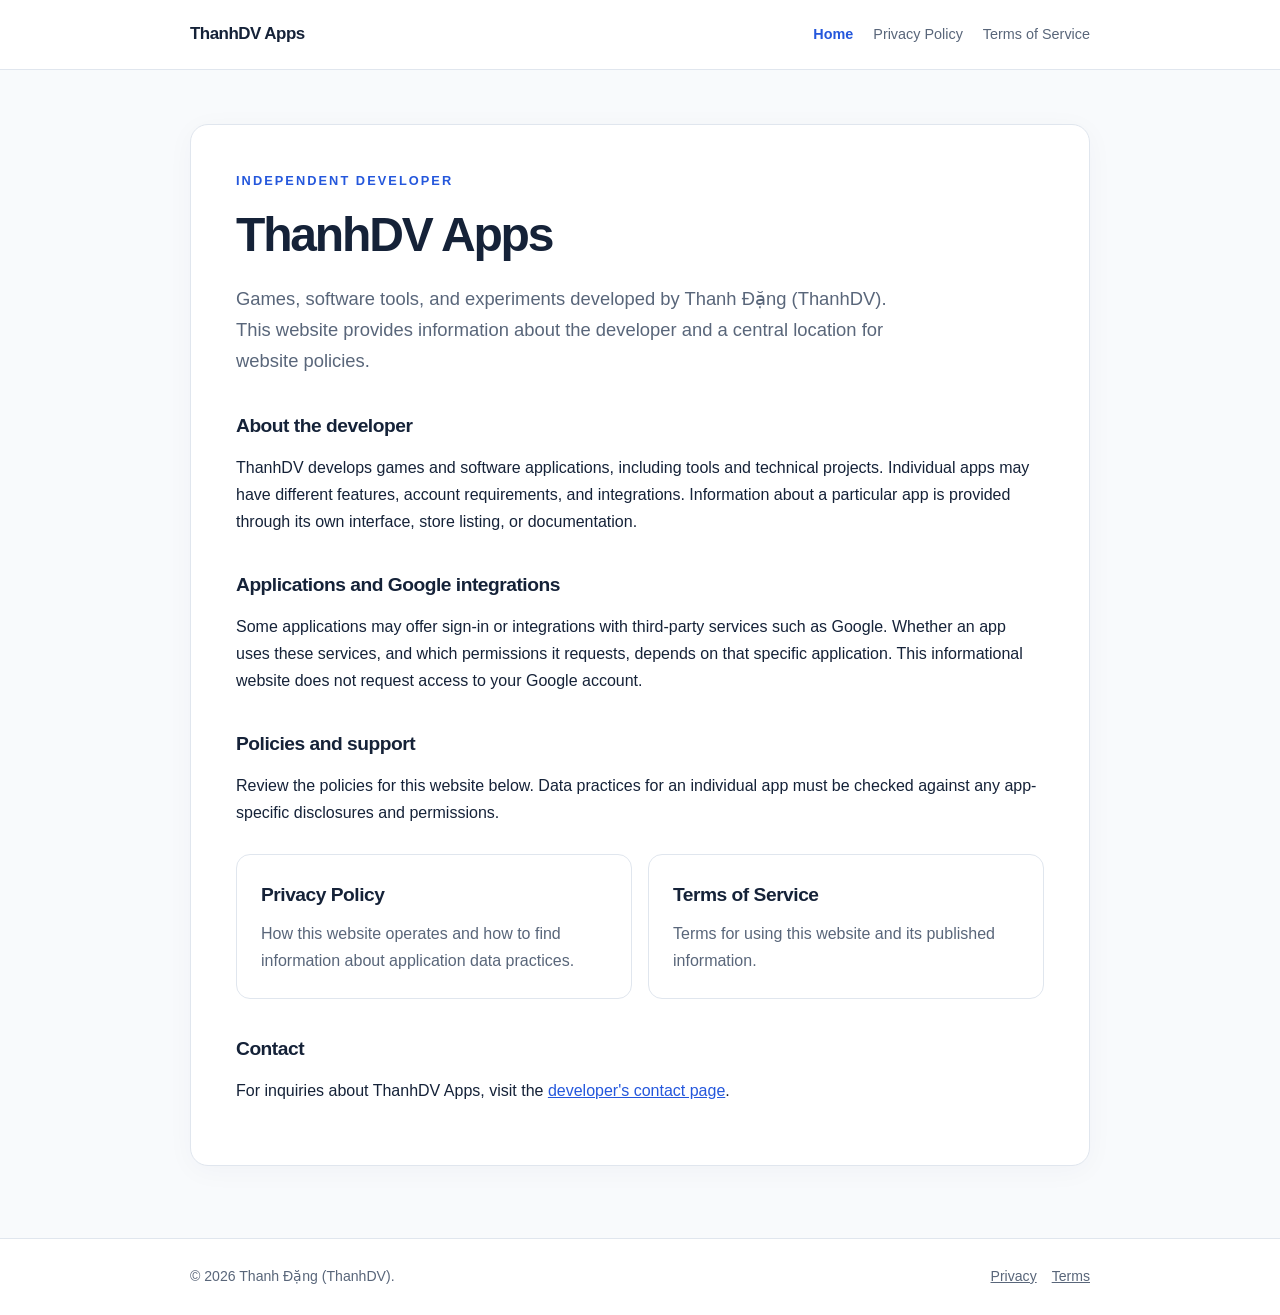
<file: index.html>
<!doctype html>
<html lang="en"><head><meta charset="utf-8"><meta name="viewport" content="width=device-width, initial-scale=1"><meta name="description" content="ThanhDV Apps — independent games and software tools by Thanh Đặng, with official website information and legal policies."><title>ThanhDV Apps — Official Website</title><link rel="stylesheet" href="style.css"></head>
<body><header class="top"><div class="wrap"><a class="brand" href="./">ThanhDV Apps</a><nav class="nav" aria-label="Main navigation"><a href="./" aria-current="page">Home</a><a href="privacy.html">Privacy Policy</a><a href="terms.html">Terms of Service</a></nav></div></header>
<main class="wrap"><article class="surface"><div class="kicker">Independent developer</div><h1>ThanhDV Apps</h1><p class="lead">Games, software tools, and experiments developed by Thanh Đặng (ThanhDV). This website provides information about the developer and a central location for website policies.</p>
<h2>About the developer</h2><p>ThanhDV develops games and software applications, including tools and technical projects. Individual apps may have different features, account requirements, and integrations. Information about a particular app is provided through its own interface, store listing, or documentation.</p>
<h2>Applications and Google integrations</h2><p>Some applications may offer sign-in or integrations with third-party services such as Google. Whether an app uses these services, and which permissions it requests, depends on that specific application. This informational website does not request access to your Google account.</p>
<h2>Policies and support</h2><p>Review the policies for this website below. Data practices for an individual app must be checked against any app-specific disclosures and permissions.</p><div class="cards"><a class="tile" href="privacy.html"><h2>Privacy Policy</h2><p>How this website operates and how to find information about application data practices.</p></a><a class="tile" href="terms.html"><h2>Terms of Service</h2><p>Terms for using this website and its published information.</p></a></div>
<h2>Contact</h2><p>For inquiries about ThanhDV Apps, visit the <a href="https://me.thanhdv.com">developer's contact page</a>.</p></article></main>
<footer><div class="wrap"><span>© 2026 Thanh Đặng (ThanhDV).</span><span><a href="privacy.html">Privacy</a><a href="terms.html">Terms</a></span></div></footer></body></html>
</file>
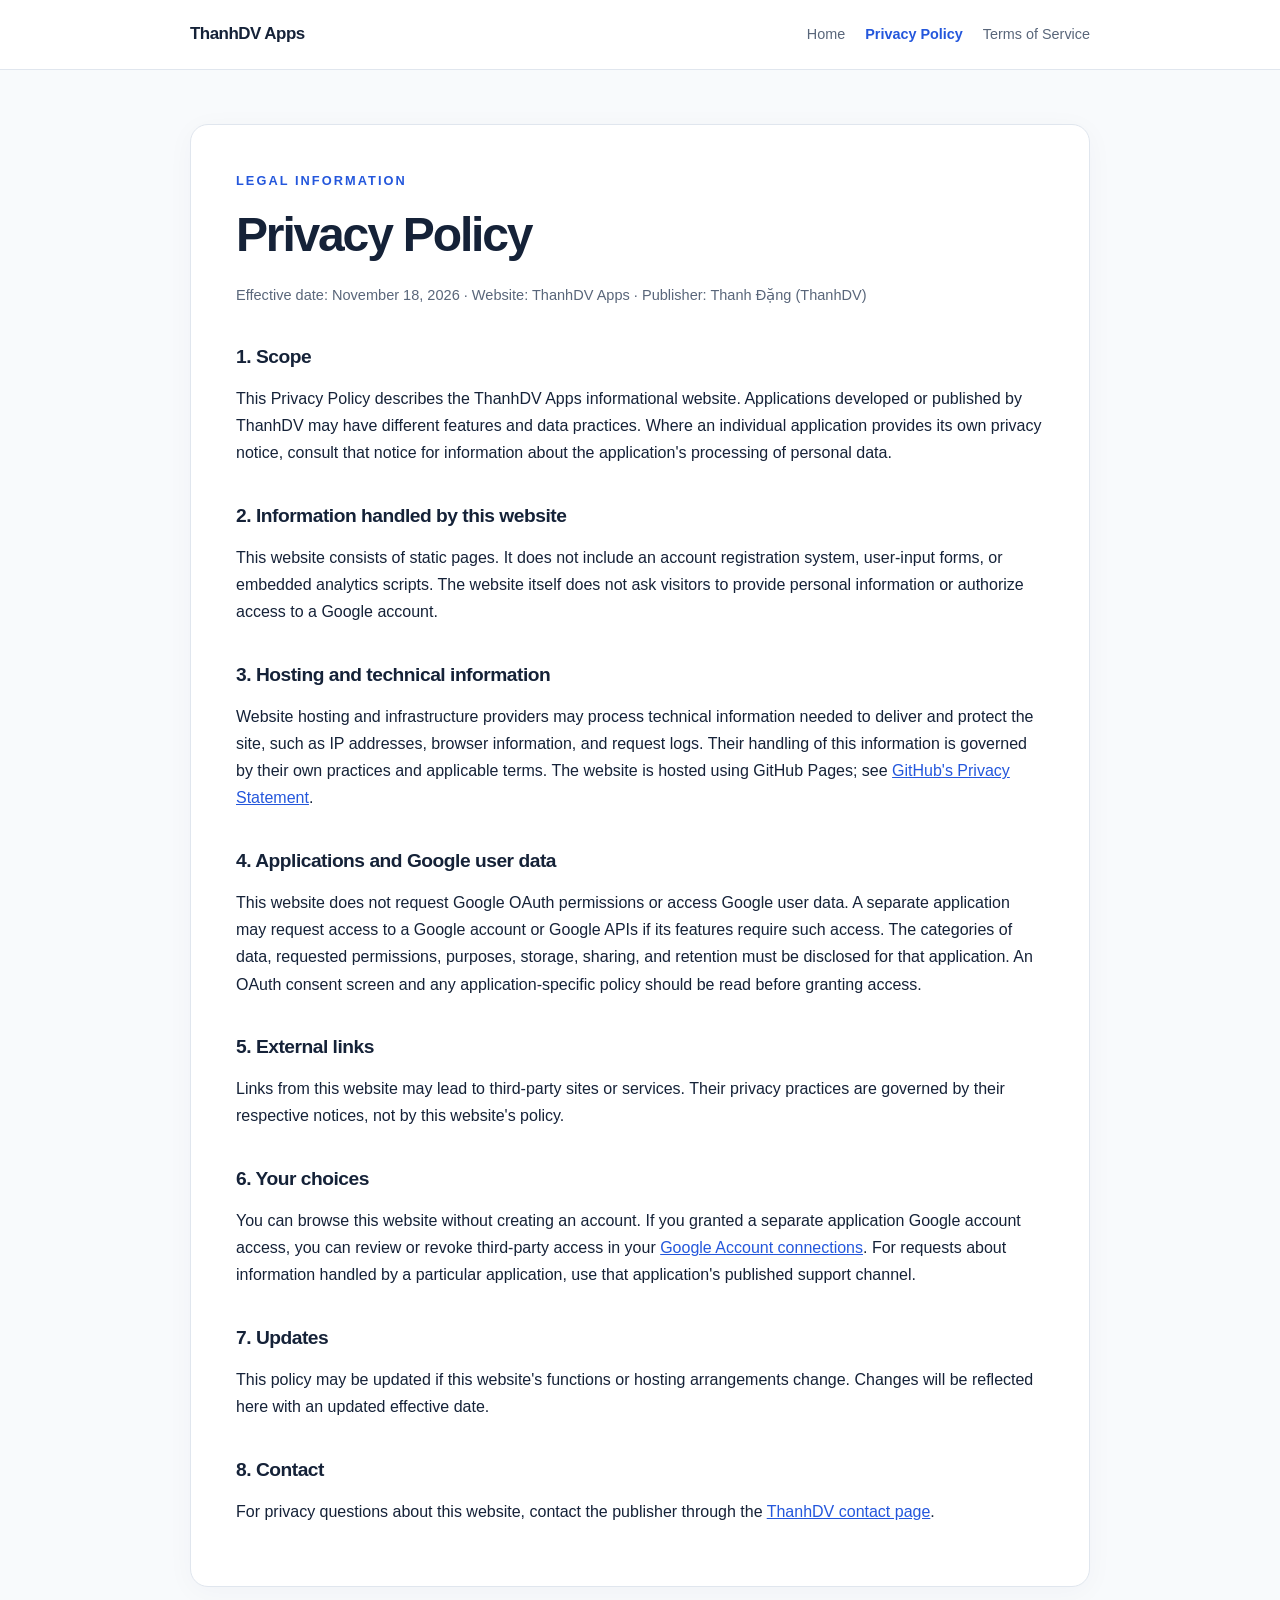
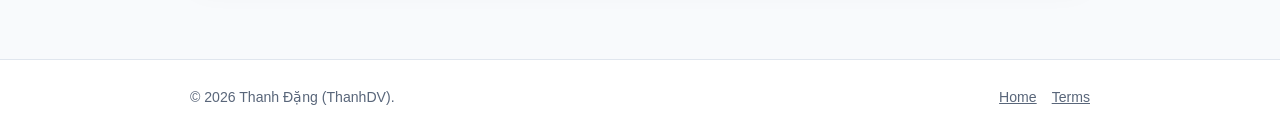
<file: privacy.html>
<!doctype html>
<html lang="en"><head><meta charset="utf-8"><meta name="viewport" content="width=device-width, initial-scale=1"><meta name="description" content="Privacy Policy for the ThanhDV Apps informational website."><title>Privacy Policy — ThanhDV Apps</title><link rel="stylesheet" href="style.css"></head>
<body><header class="top"><div class="wrap"><a class="brand" href="./">ThanhDV Apps</a><nav class="nav" aria-label="Main navigation"><a href="./">Home</a><a href="privacy.html" aria-current="page">Privacy Policy</a><a href="terms.html">Terms of Service</a></nav></div></header>
<main class="wrap"><article class="surface"><div class="kicker">Legal information</div><h1>Privacy Policy</h1><p class="meta">Effective date: November 18, 2026 · Website: ThanhDV Apps · Publisher: Thanh Đặng (ThanhDV)</p>
<h2>1. Scope</h2><p>This Privacy Policy describes the ThanhDV Apps informational website. Applications developed or published by ThanhDV may have different features and data practices. Where an individual application provides its own privacy notice, consult that notice for information about the application's processing of personal data.</p>
<h2>2. Information handled by this website</h2><p>This website consists of static pages. It does not include an account registration system, user-input forms, or embedded analytics scripts. The website itself does not ask visitors to provide personal information or authorize access to a Google account.</p>
<h2>3. Hosting and technical information</h2><p>Website hosting and infrastructure providers may process technical information needed to deliver and protect the site, such as IP addresses, browser information, and request logs. Their handling of this information is governed by their own practices and applicable terms. The website is hosted using GitHub Pages; see <a href="https://docs.github.com/en/site-policy/privacy-policies/github-general-privacy-statement">GitHub's Privacy Statement</a>.</p>
<h2>4. Applications and Google user data</h2><p>This website does not request Google OAuth permissions or access Google user data. A separate application may request access to a Google account or Google APIs if its features require such access. The categories of data, requested permissions, purposes, storage, sharing, and retention must be disclosed for that application. An OAuth consent screen and any application-specific policy should be read before granting access.</p>
<h2>5. External links</h2><p>Links from this website may lead to third-party sites or services. Their privacy practices are governed by their respective notices, not by this website's policy.</p>
<h2>6. Your choices</h2><p>You can browse this website without creating an account. If you granted a separate application Google account access, you can review or revoke third-party access in your <a href="https://myaccount.google.com/connections">Google Account connections</a>. For requests about information handled by a particular application, use that application's published support channel.</p>
<h2>7. Updates</h2><p>This policy may be updated if this website's functions or hosting arrangements change. Changes will be reflected here with an updated effective date.</p>
<h2>8. Contact</h2><p>For privacy questions about this website, contact the publisher through the <a href="https://me.thanhdv.com">ThanhDV contact page</a>.</p></article></main>
<footer><div class="wrap"><span>© 2026 Thanh Đặng (ThanhDV).</span><span><a href="./">Home</a><a href="terms.html">Terms</a></span></div></footer></body></html>
</file>
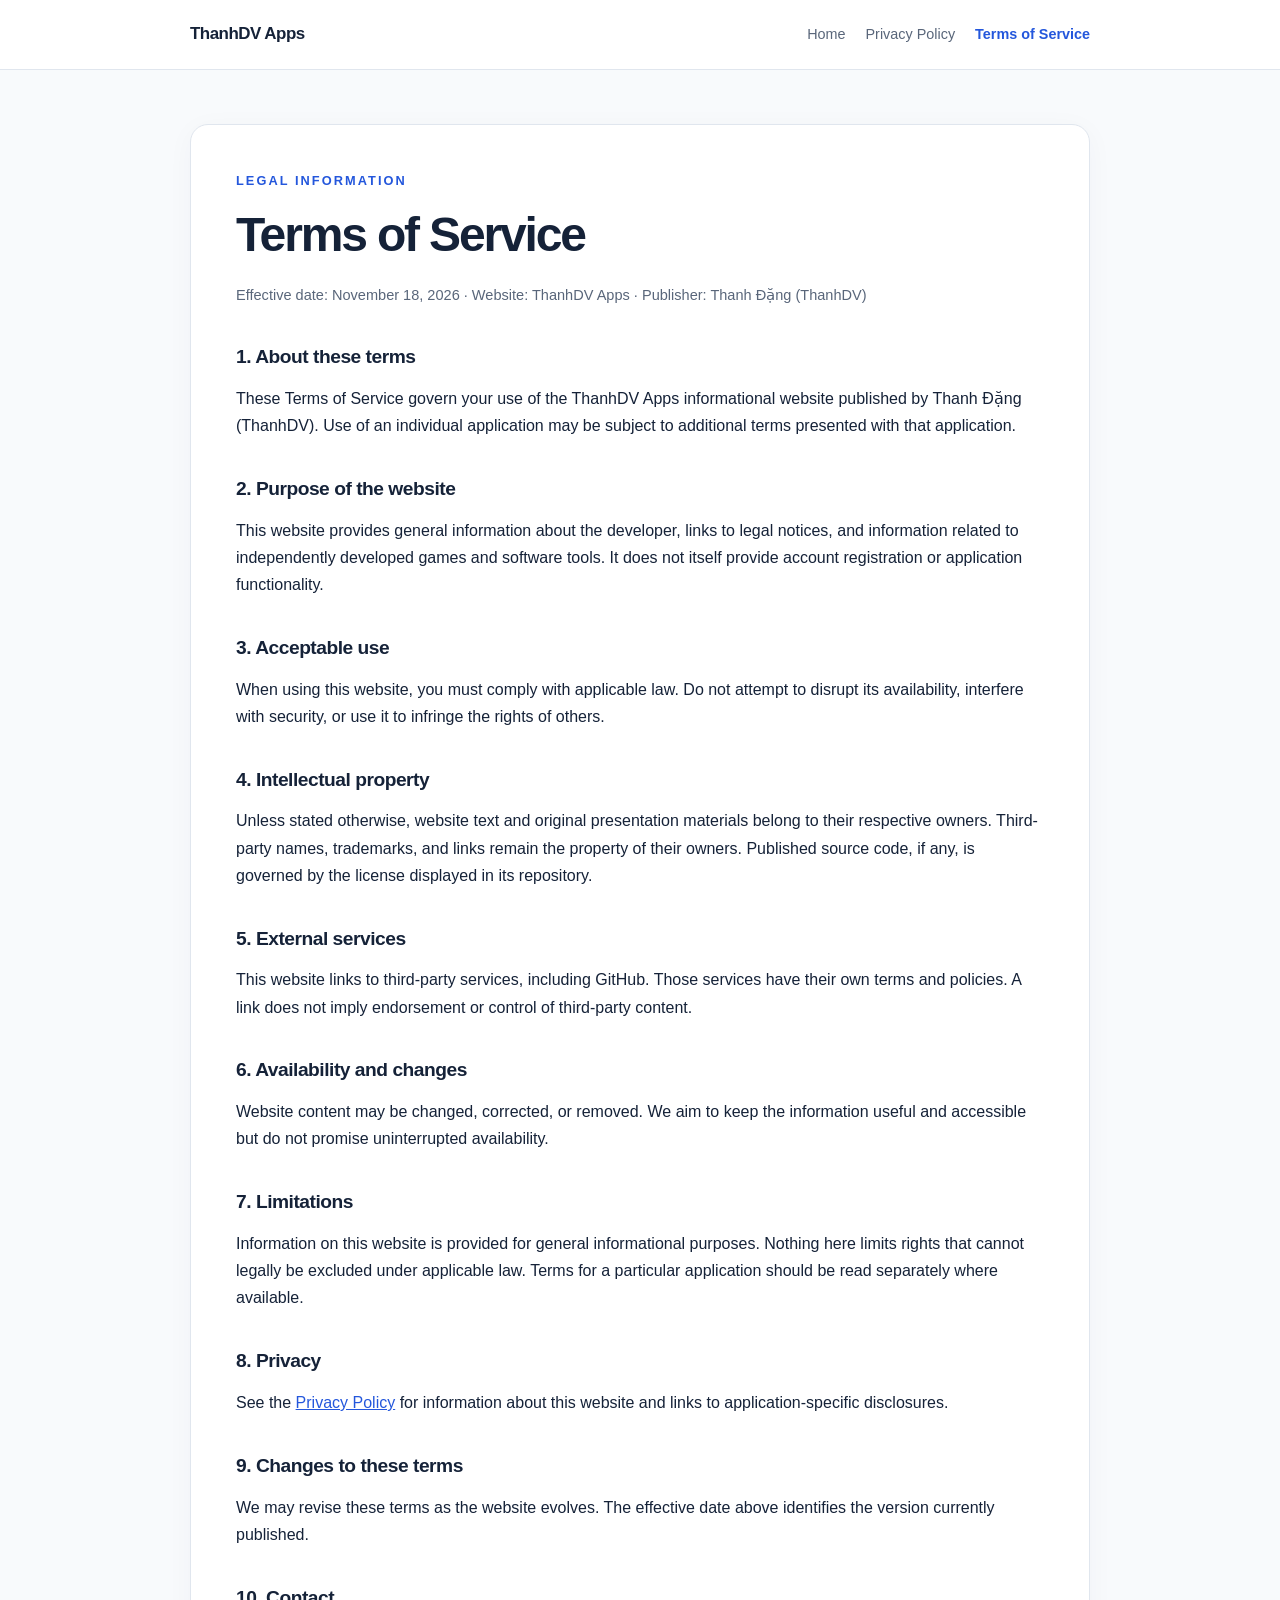
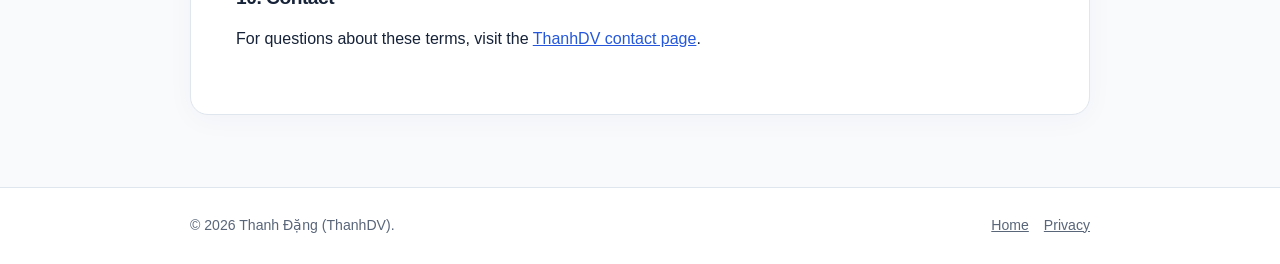
<file: terms.html>
<!doctype html>
<html lang="en"><head><meta charset="utf-8"><meta name="viewport" content="width=device-width, initial-scale=1"><meta name="description" content="Terms of Service for the ThanhDV Apps informational website."><title>Terms of Service — ThanhDV Apps</title><link rel="stylesheet" href="style.css"></head>
<body><header class="top"><div class="wrap"><a class="brand" href="./">ThanhDV Apps</a><nav class="nav" aria-label="Main navigation"><a href="./">Home</a><a href="privacy.html">Privacy Policy</a><a href="terms.html" aria-current="page">Terms of Service</a></nav></div></header>
<main class="wrap"><article class="surface"><div class="kicker">Legal information</div><h1>Terms of Service</h1><p class="meta">Effective date: November 18, 2026 · Website: ThanhDV Apps · Publisher: Thanh Đặng (ThanhDV)</p>
<h2>1. About these terms</h2><p>These Terms of Service govern your use of the ThanhDV Apps informational website published by Thanh Đặng (ThanhDV). Use of an individual application may be subject to additional terms presented with that application.</p>
<h2>2. Purpose of the website</h2><p>This website provides general information about the developer, links to legal notices, and information related to independently developed games and software tools. It does not itself provide account registration or application functionality.</p>
<h2>3. Acceptable use</h2><p>When using this website, you must comply with applicable law. Do not attempt to disrupt its availability, interfere with security, or use it to infringe the rights of others.</p>
<h2>4. Intellectual property</h2><p>Unless stated otherwise, website text and original presentation materials belong to their respective owners. Third-party names, trademarks, and links remain the property of their owners. Published source code, if any, is governed by the license displayed in its repository.</p>
<h2>5. External services</h2><p>This website links to third-party services, including GitHub. Those services have their own terms and policies. A link does not imply endorsement or control of third-party content.</p>
<h2>6. Availability and changes</h2><p>Website content may be changed, corrected, or removed. We aim to keep the information useful and accessible but do not promise uninterrupted availability.</p>
<h2>7. Limitations</h2><p>Information on this website is provided for general informational purposes. Nothing here limits rights that cannot legally be excluded under applicable law. Terms for a particular application should be read separately where available.</p>
<h2>8. Privacy</h2><p>See the <a href="privacy.html">Privacy Policy</a> for information about this website and links to application-specific disclosures.</p>
<h2>9. Changes to these terms</h2><p>We may revise these terms as the website evolves. The effective date above identifies the version currently published.</p>
<h2>10. Contact</h2><p>For questions about these terms, visit the <a href="https://me.thanhdv.com">ThanhDV contact page</a>.</p></article></main>
<footer><div class="wrap"><span>© 2026 Thanh Đặng (ThanhDV).</span><span><a href="./">Home</a><a href="privacy.html">Privacy</a></span></div></footer></body></html>
</file>
<file: style.css>
:root{color-scheme:light;--bg:#f8fafc;--card:#fff;--ink:#152238;--muted:#59667a;--border:#e0e6ee;--accent:#2457dc;--accent-quiet:#eef3ff}
*{box-sizing:border-box}html{scroll-behavior:smooth}body{margin:0;background:var(--bg);color:var(--ink);font:16px/1.7 -apple-system,BlinkMacSystemFont,"Segoe UI",Roboto,Arial,sans-serif}a{color:var(--accent)}a:hover{text-decoration-thickness:2px}.wrap{width:min(900px,calc(100% - 40px));margin-inline:auto}.top{background:#fff;border-bottom:1px solid var(--border)}.top .wrap{display:flex;align-items:center;justify-content:space-between;gap:18px;padding-block:20px}.brand{color:var(--ink);font-size:1.06rem;font-weight:800;letter-spacing:-.03em;text-decoration:none}.nav{display:flex;gap:20px;flex-wrap:wrap}.nav a{font-size:.9rem;color:var(--muted);text-decoration:none}.nav a[aria-current="page"]{font-weight:700;color:var(--accent)}main{padding-block:54px 72px}.kicker{font-size:.8rem;text-transform:uppercase;font-weight:700;letter-spacing:.16em;color:var(--accent)}h1{letter-spacing:-.045em;font-size:clamp(2rem,5vw,3rem);line-height:1.2;margin:.3em 0 .4em}h2{font-size:1.2rem;letter-spacing:-.025em;margin:2.1rem 0 .5rem}h3{font-size:1rem;margin:1.25rem 0 .35rem}p{margin:.7rem 0 1rem}.lead{font-size:1.15rem;color:var(--muted);max-width:65ch}.surface{background:var(--card);border:1px solid var(--border);border-radius:18px;padding:clamp(22px,4vw,45px);box-shadow:0 5px 28px rgba(20,37,72,.035)}.button{display:inline-block;padding:10px 17px;border-radius:10px;text-decoration:none;background:var(--accent);color:white;font-weight:700}.soft{display:inline-block;background:var(--accent-quiet);padding:4px 9px;border-radius:8px}.meta{color:var(--muted);font-size:.91rem}.note{border-left:3px solid var(--accent);background:var(--accent-quiet);padding:12px 18px;border-radius:0 10px 10px 0;margin:20px 0}.cards{display:grid;grid-template-columns:repeat(2,1fr);gap:16px;margin-top:28px}.tile{padding:24px;background:#fff;border:1px solid var(--border);border-radius:14px;text-decoration:none}.tile h2{margin:0;color:var(--ink)}.tile p{margin:.5rem 0 0;color:var(--muted)}ul{padding-left:24px}footer{border-top:1px solid var(--border);background:#fff;color:var(--muted);font-size:.88rem}footer .wrap{padding:26px 0;display:flex;justify-content:space-between;gap:16px;flex-wrap:wrap}footer a{margin-left:15px;color:var(--muted)}@media(max-width:620px){.top .wrap{align-items:flex-start;flex-direction:column;gap:8px}.nav{gap:16px}main{padding-top:30px}.cards{grid-template-columns:1fr}}
</file>
